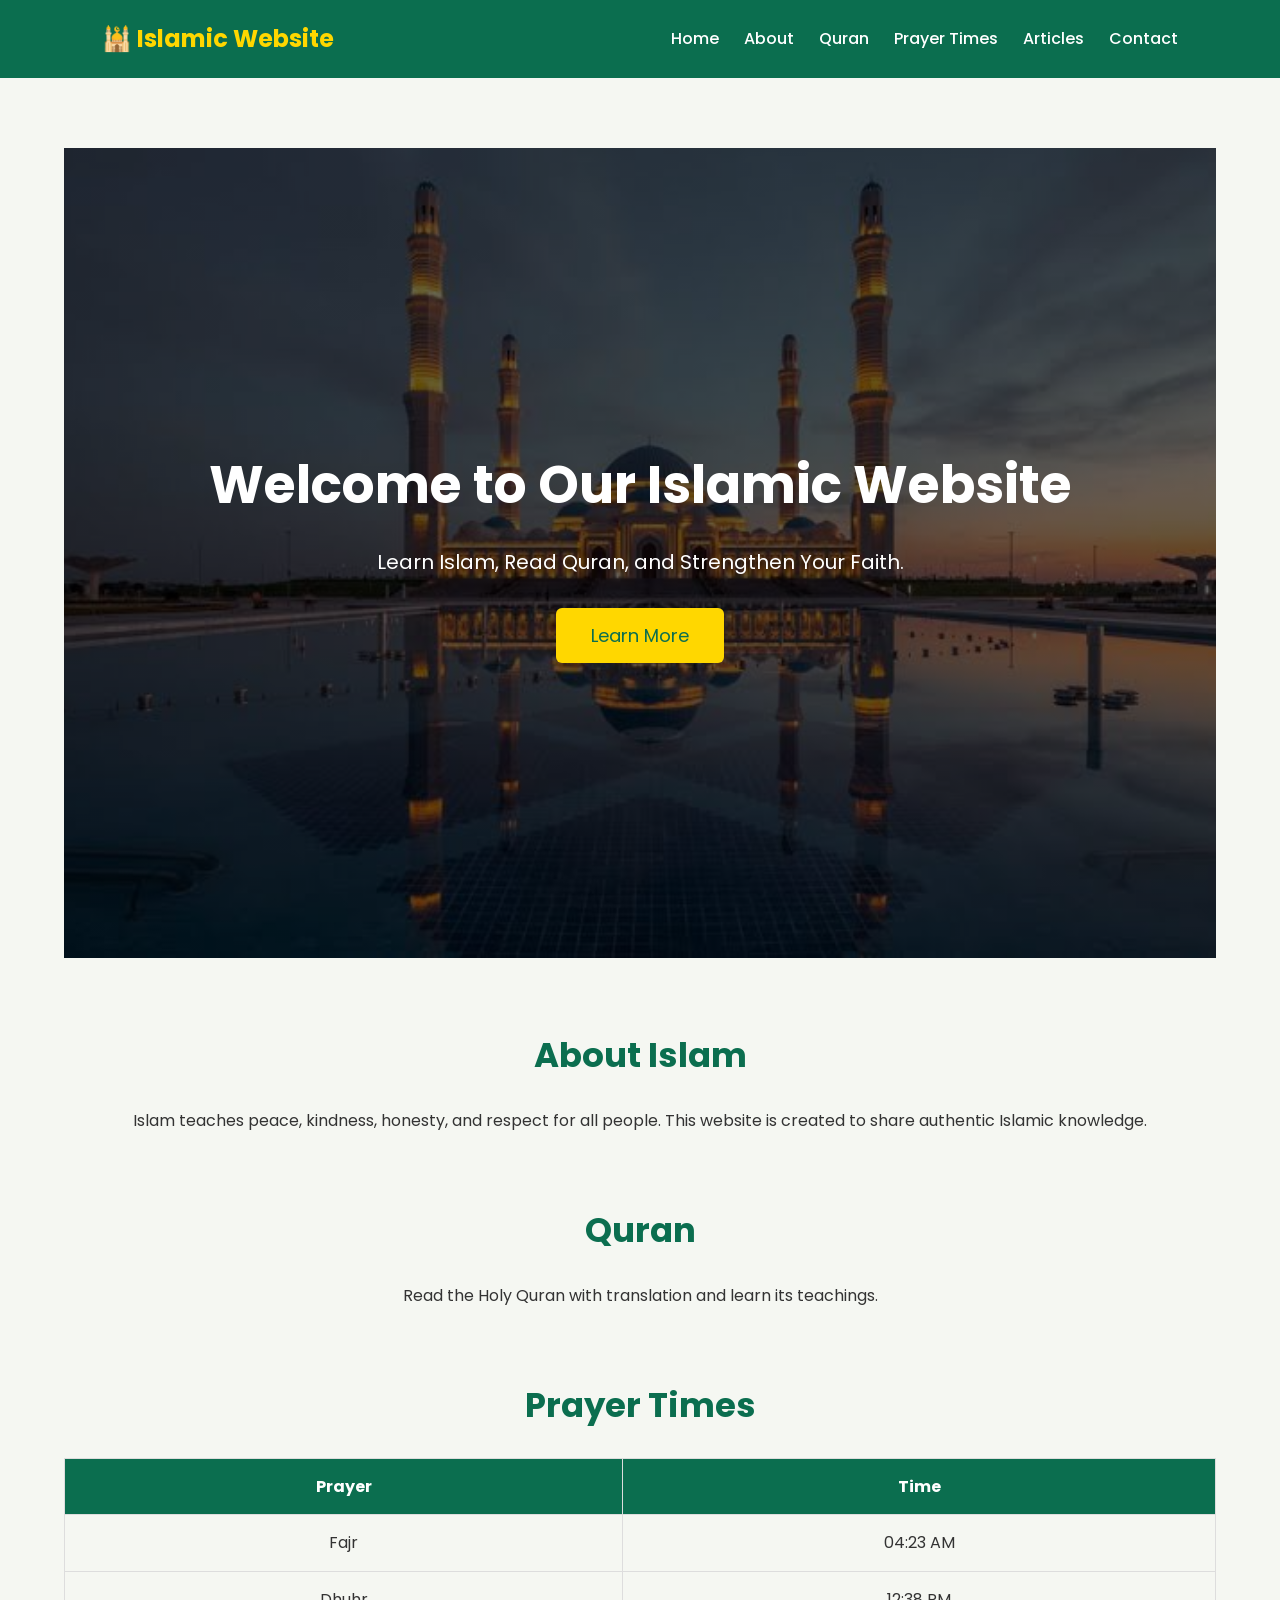
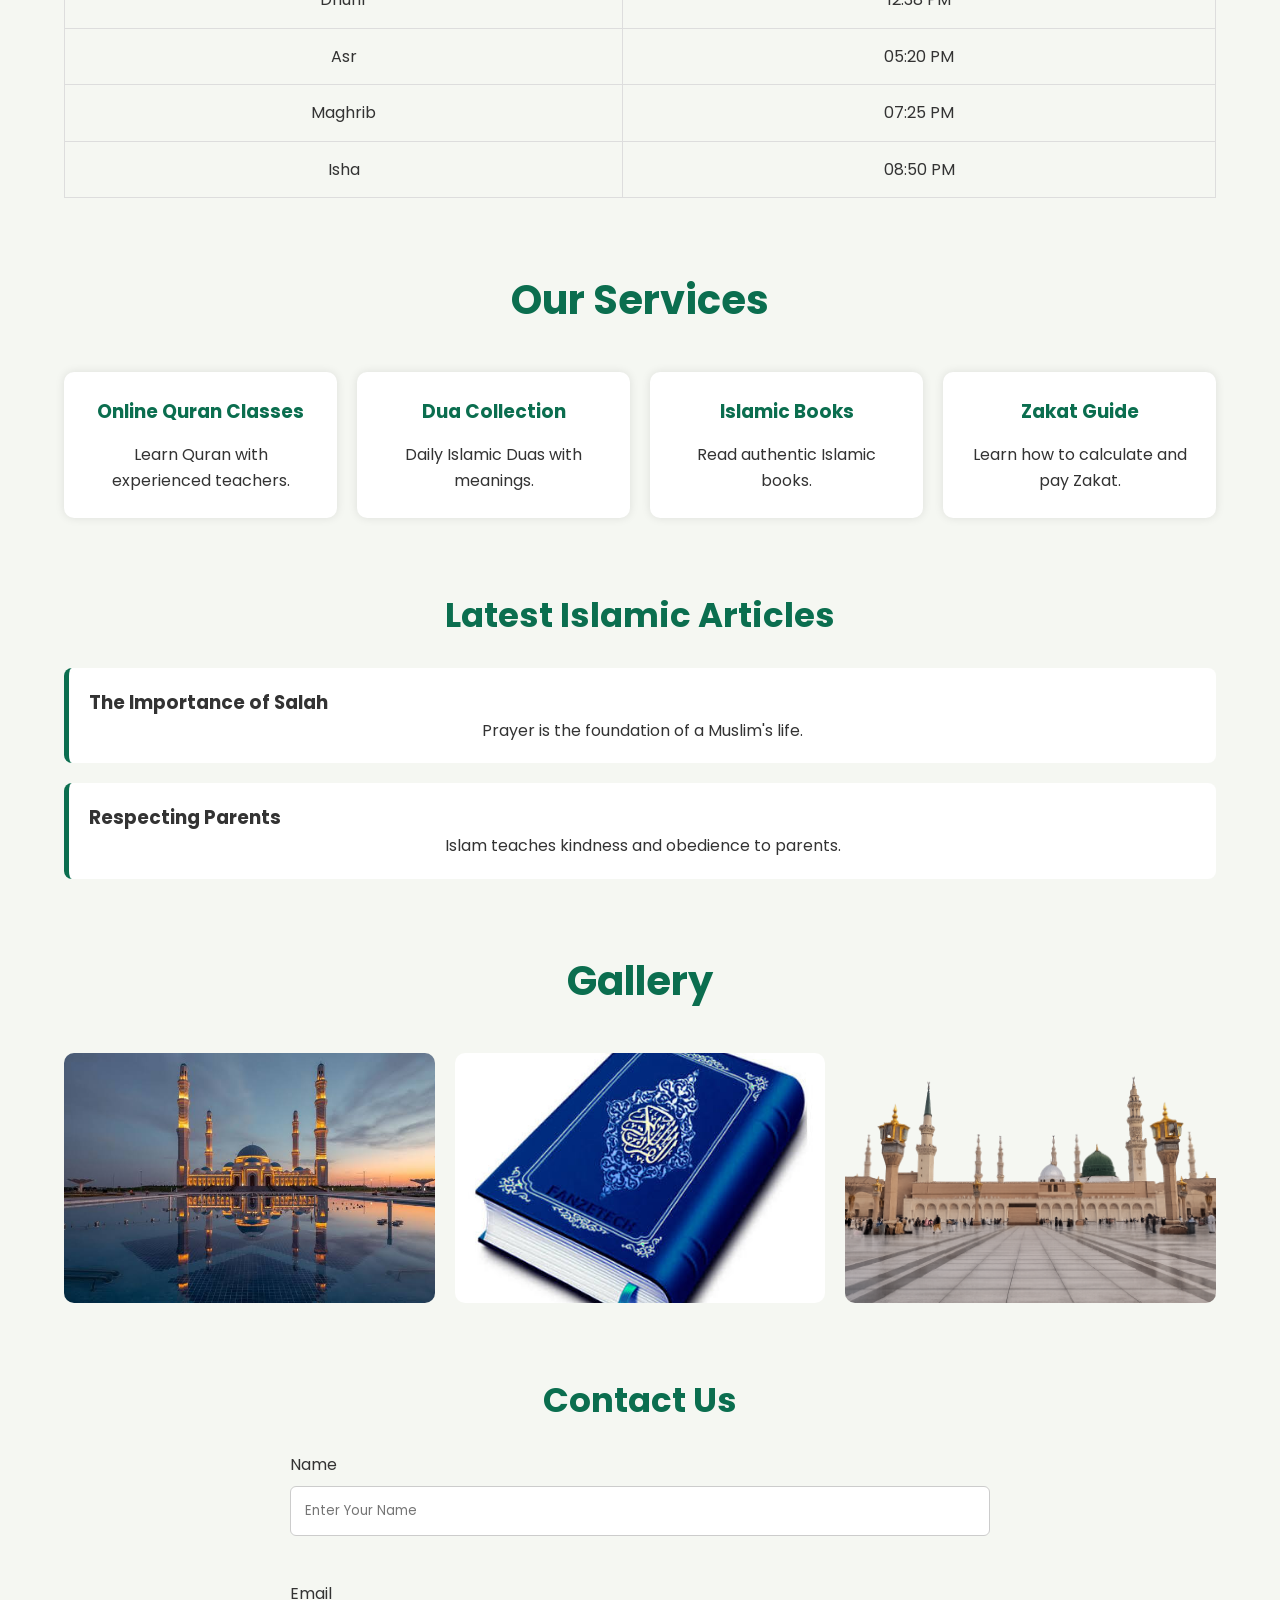
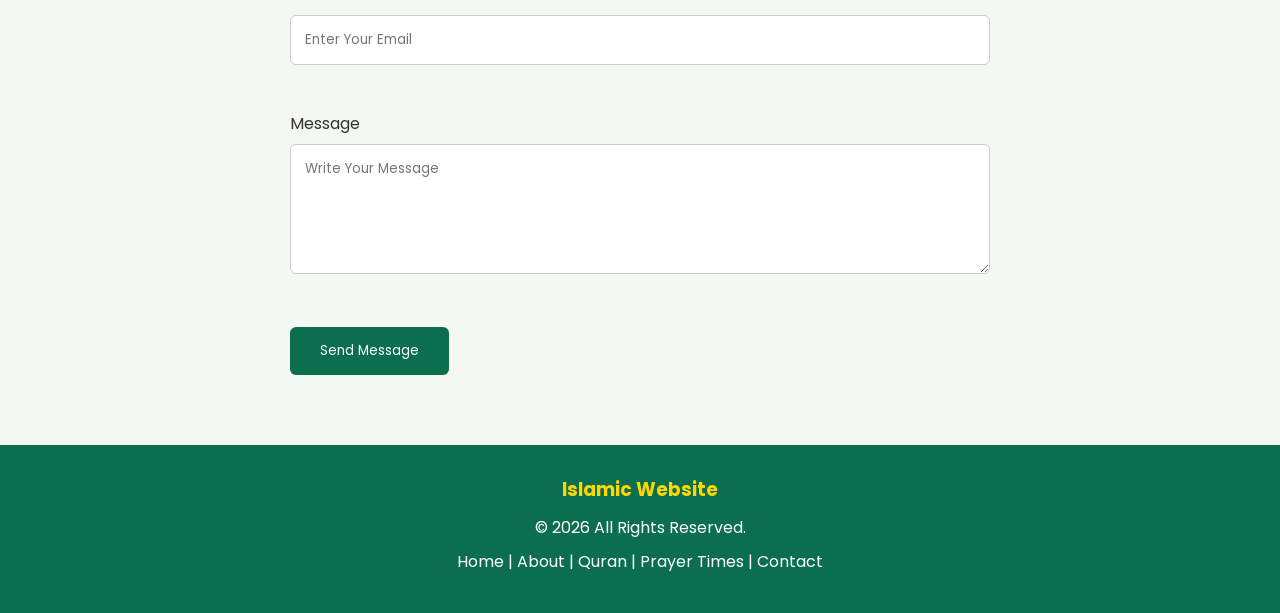
<file: index.html>
<!DOCTYPE html>
<html lang="en">
<head>
    <meta charset="UTF-8">
    <meta name="viewport" content="width=device-width, initial-scale=1.0">
    <link rel="stylesheet" href="style.css">
    <title>Islamic Website</title>
</head>
<body>

    <!-- Header -->
    <header>
        <div class="logo">
            <h2>🕌 Islamic Website</h2>
        </div>

        <nav>
            <ul>
                <li><a href="index.html" class="active">Home</a></li>
                <li><a href="about.html">About</a></li>
                <li><a href="quran.html">Quran</a></li>
                <li><a href="prayer.html">Prayer Times</a></li>
                <li><a href="articles.html">Articles</a></li>
                <li><a href="contact.html">Contact</a></li>
            </ul>
        </nav>
    </header>

    <main>

        <!-- Hero Section -->
        <section class="hero">
            <h1>Welcome to Our Islamic Website</h1>
            <p>Learn Islam, Read Quran, and Strengthen Your Faith.</p>
            <button>Learn More</button>
        </section>

        <!-- About -->
        <section class="about">
            <h2>About Islam</h2>
            <p>
                Islam teaches peace, kindness, honesty, and respect for all people.
                This website is created to share authentic Islamic knowledge.
            </p>
        </section>

        <!-- Quran Section -->
        <section class="quran">
            <h2>Quran</h2>
            <p>
                Read the Holy Quran with translation and learn its teachings.
            </p>
        </section>

        <!-- Prayer Times -->
        <section class="prayer-times">
            <h2>Prayer Times</h2>

            <table border="1" cellpadding="10">
                <tr>
                    <th>Prayer</th>
                    <th>Time</th>
                </tr>

                <tr>
                    <td>Fajr</td>
                    <td>04:23 AM</td>
                </tr>

                <tr>
                    <td>Dhuhr</td>
                    <td>12:38 PM</td>
                </tr>

                <tr>
                    <td>Asr</td>
                    <td>05:20 PM</td>
                </tr>

                <tr>
                    <td>Maghrib</td>
                    <td>07:25 PM</td>
                </tr>

                <tr>
                    <td>Isha</td>
                    <td>08:50 PM</td>
                </tr>
            </table>
        </section>

        <!-- Islamic Services -->
        <section class="services-section">
            <h2>Our Services</h2>
<div class="services">

            <article>
                <h3>Online Quran Classes</h3>
                <p>Learn Quran with experienced teachers.</p>
            </article>

            <article>
                <h3>Dua Collection</h3>
                <p>Daily Islamic Duas with meanings.</p>
            </article>

            <article>
                <h3>Islamic Books</h3>
                <p>Read authentic Islamic books.</p>
            </article>

            <article>
                <h3>Zakat Guide</h3>
                <p>Learn how to calculate and pay Zakat.</p>
            </article>
        </div>

        </section>

        <!-- Articles -->
        <section class="articles">
            <h2>Latest Islamic Articles</h2>

            <article>
                <h3>The Importance of Salah</h3>
                <p>Prayer is the foundation of a Muslim's life.</p>
            </article>

            <article>
                <h3>Respecting Parents</h3>
                <p>Islam teaches kindness and obedience to parents.</p>
            </article>

        </section>

        <!-- Gallery -->
       <section class="gallery-section">

    <h2>Gallery</h2>

    <div class="gallery">

        <img src="mosque.jpg" alt="Mosque">

        <img src="Holy quran.jpg" alt="Quran">

        <img src="madinah.jpg" alt="Madinah">

    </div>

</section>
        <!-- Contact -->
        <section class="contact">

            <h2>Contact Us</h2>

            <form>

                <label>Name</label><br>
                <input type="text" placeholder="Enter Your Name"><br><br>

                <label>Email</label><br>
                <input type="email" placeholder="Enter Your Email"><br><br>

                <label>Message</label><br>
                <textarea rows="5" cols="40" placeholder="Write Your Message"></textarea><br><br>

                <button type="submit">Send Message</button>

            </form>

        </section>

    </main>

    <!-- Footer -->
    <footer>

        <h3>Islamic Website</h3>

        <p>© 2026 All Rights Reserved.</p>

        <p>
            Home |
            About |
            Quran |
            Prayer Times |
            Contact
        </p>

    </footer>

</body>
</html>
</file>
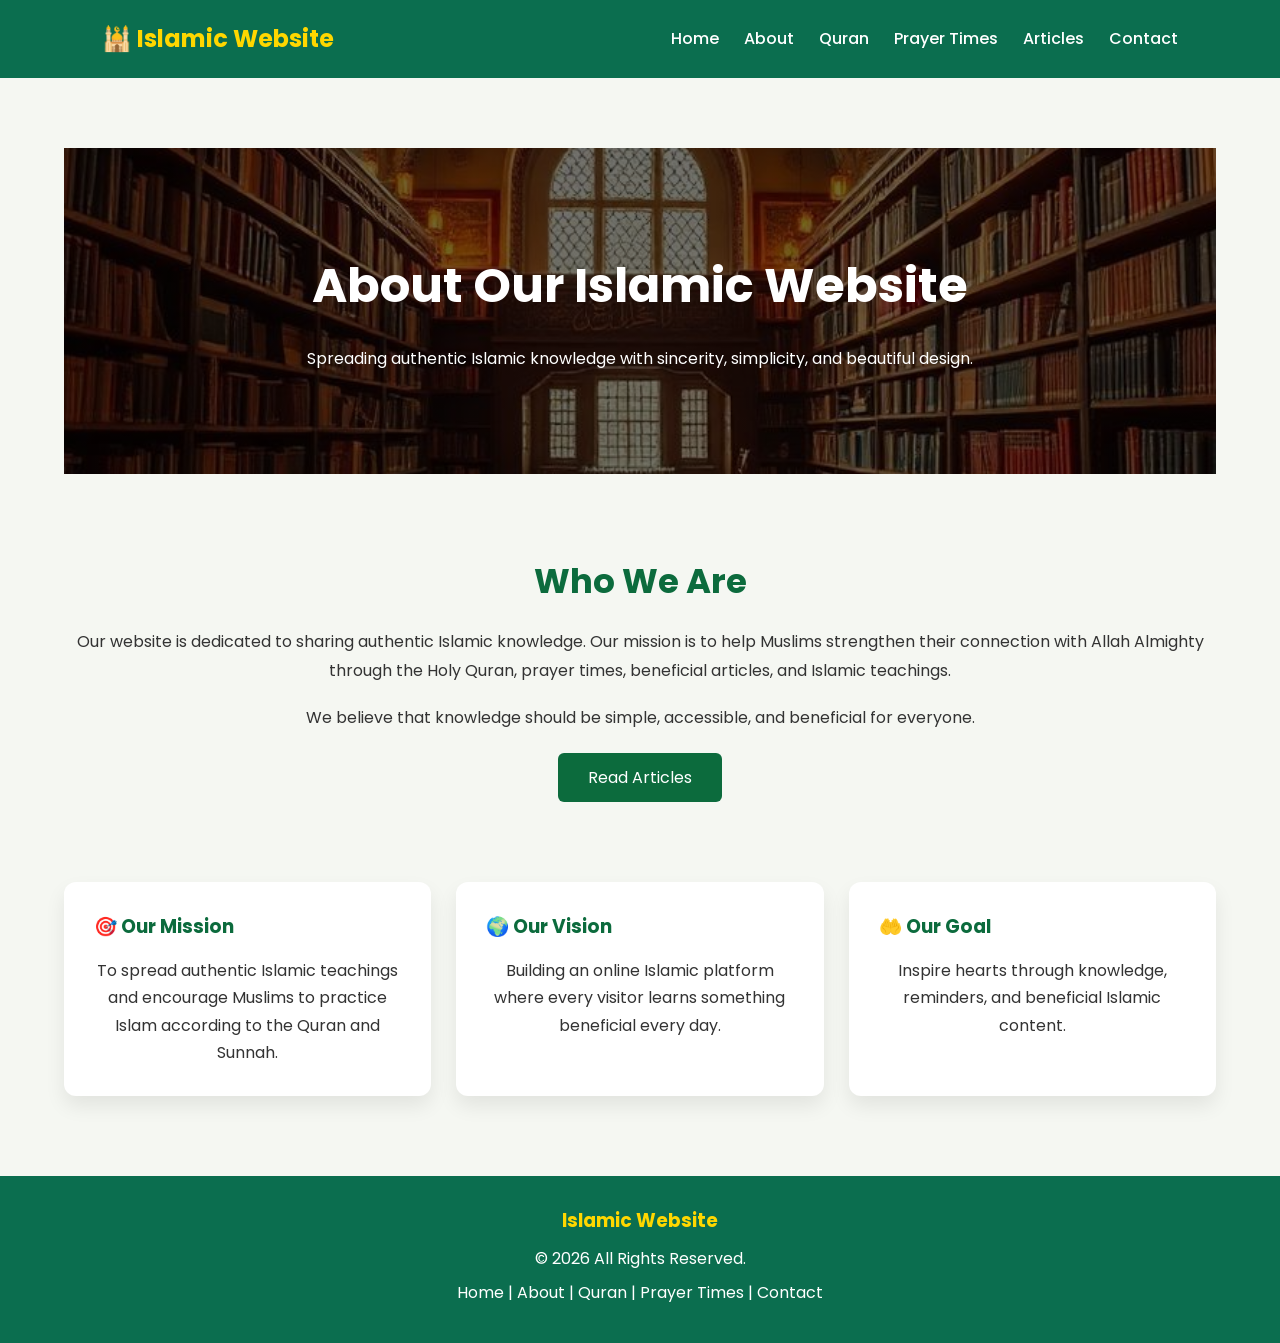
<file: about.html>
<!DOCTYPE html>
<html lang="en">
<head>
    <meta charset="UTF-8">
    <meta name="viewport" content="width=device-width, initial-scale=1.0">
    <title>About | Islamic Website</title>
    <link rel="stylesheet" href="about.css">
    <link rel="stylesheet" href="style.css">
</head>
<body>

    <!-- Header -->
    <header>
        <div class="logo">
            <h2>🕌 Islamic Website</h2>
        </div>

        <nav>
            <ul>
                <li><a href="index.html">Home</a></li>
                <li><a href="about.html" class="active">About</a></li>
                <li><a href="quran.html">Quran</a></li>
                <li><a href="prayer.html">Prayer Times</a></li>
                <li><a href="articles.html">Articles</a></li>
                <li><a href="contact.html">Contact</a></li>
            </ul>
        </nav>
    </header>

    <!-- Hero -->
    <section class="about-hero">
        <h1>About Our Islamic Website</h1>
        <p>
            Spreading authentic Islamic knowledge with sincerity,
            simplicity, and beautiful design.
        </p>
    </section>

    <!-- About -->
    <section class="about-container">

        <div class="about-text">
            <h2>Who We Are</h2>

            <p>
                Our website is dedicated to sharing authentic Islamic
                knowledge. Our mission is to help Muslims strengthen
                their connection with Allah Almighty through the Holy
                Quran, prayer times, beneficial articles, and Islamic
                teachings.
            </p>

            <p>
                We believe that knowledge should be simple, accessible,
                and beneficial for everyone.
            </p>

            <a href="#" class="btn">Read Articles</a>

        </div>

       
        </div>

    </section>

    <!-- Mission -->
    <section class="mission">

        <div class="card">
            <h3>🎯 Our Mission</h3>

            <p>
                To spread authentic Islamic teachings and encourage
                Muslims to practice Islam according to the Quran
                and Sunnah.
            </p>
        </div>

        <div class="card">
            <h3>🌍 Our Vision</h3>

            <p>
                Building an online Islamic platform where every visitor
                learns something beneficial every day.
            </p>
        </div>

        <div class="card">
            <h3>🤲 Our Goal</h3>

            <p>
                Inspire hearts through knowledge, reminders,
                and beneficial Islamic content.
            </p>
        </div>

    </section>

    <!-- Footer -->

   <footer>

        <h3>Islamic Website</h3>

        <p>© 2026 All Rights Reserved.</p>

        <p>
            Home |
            About |
            Quran |
            Prayer Times |
            Contact
        </p>

    </footer>

</body>
</html>
</file>
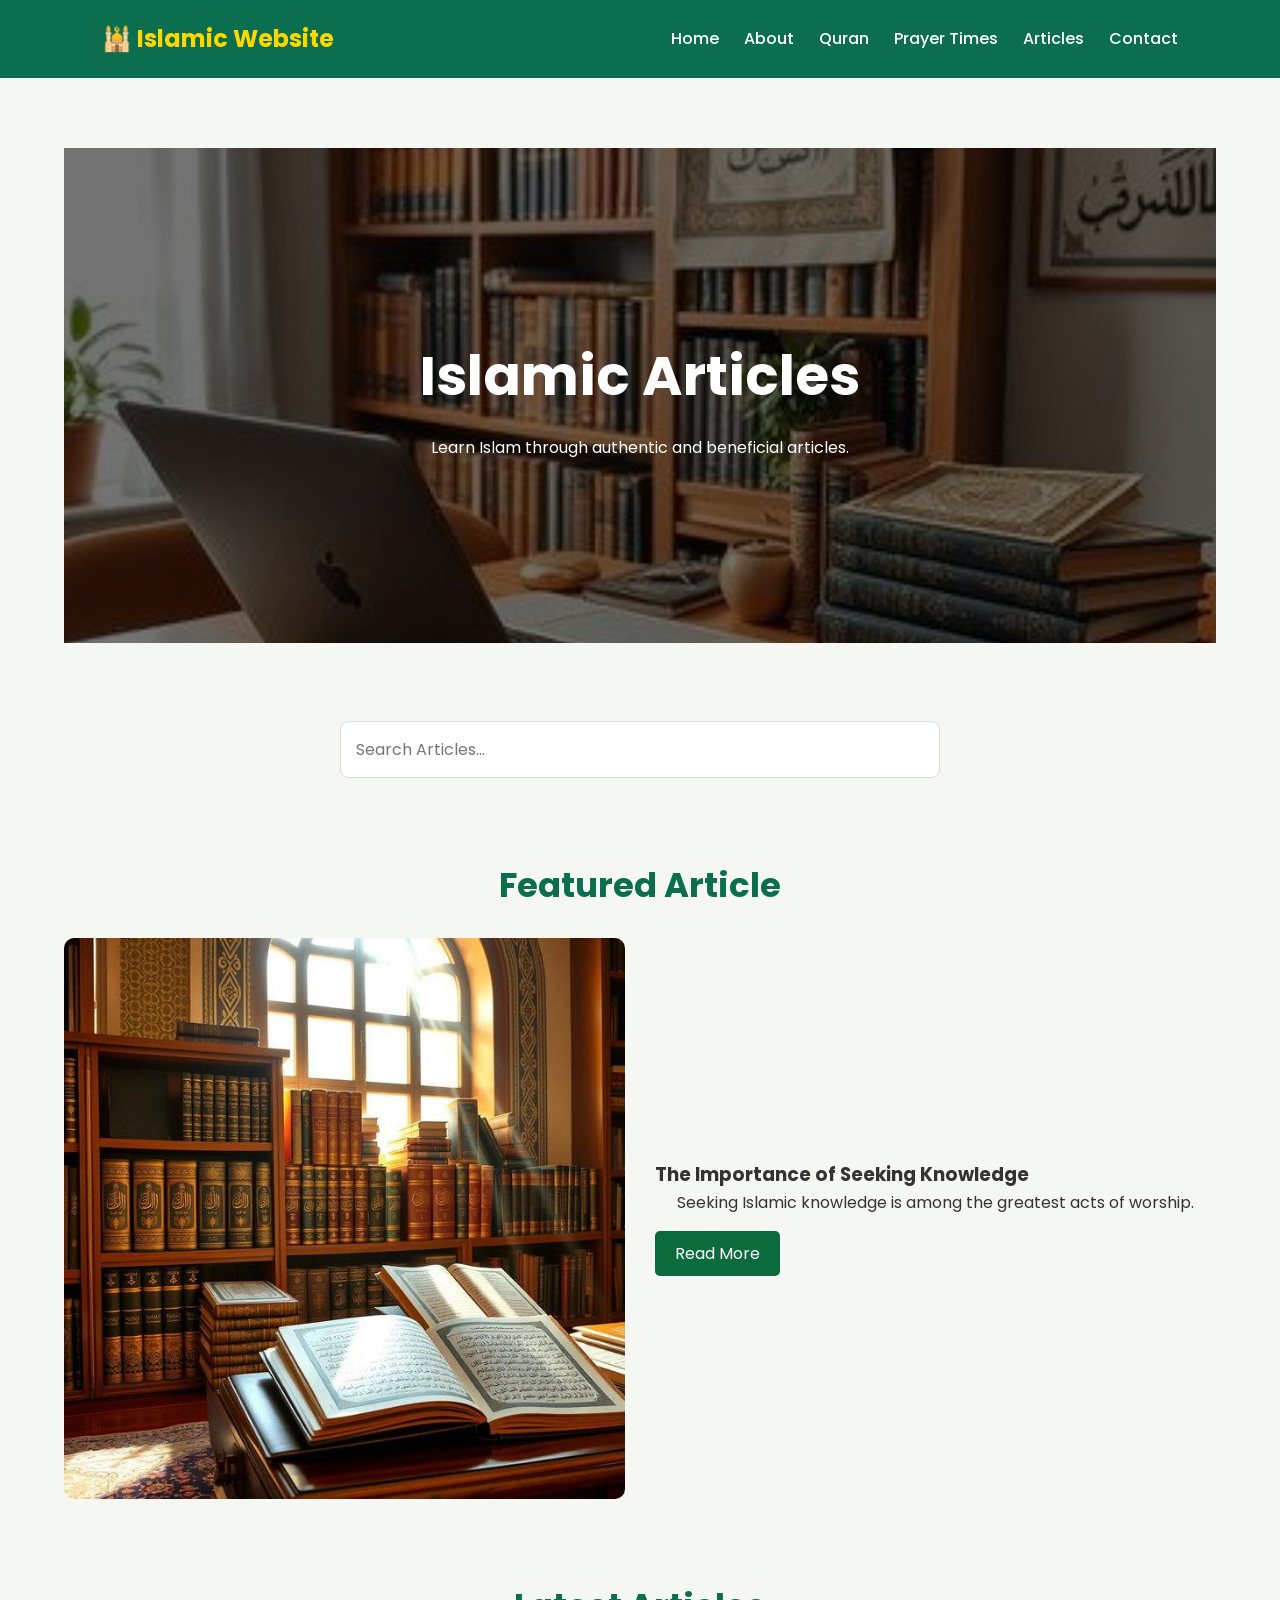
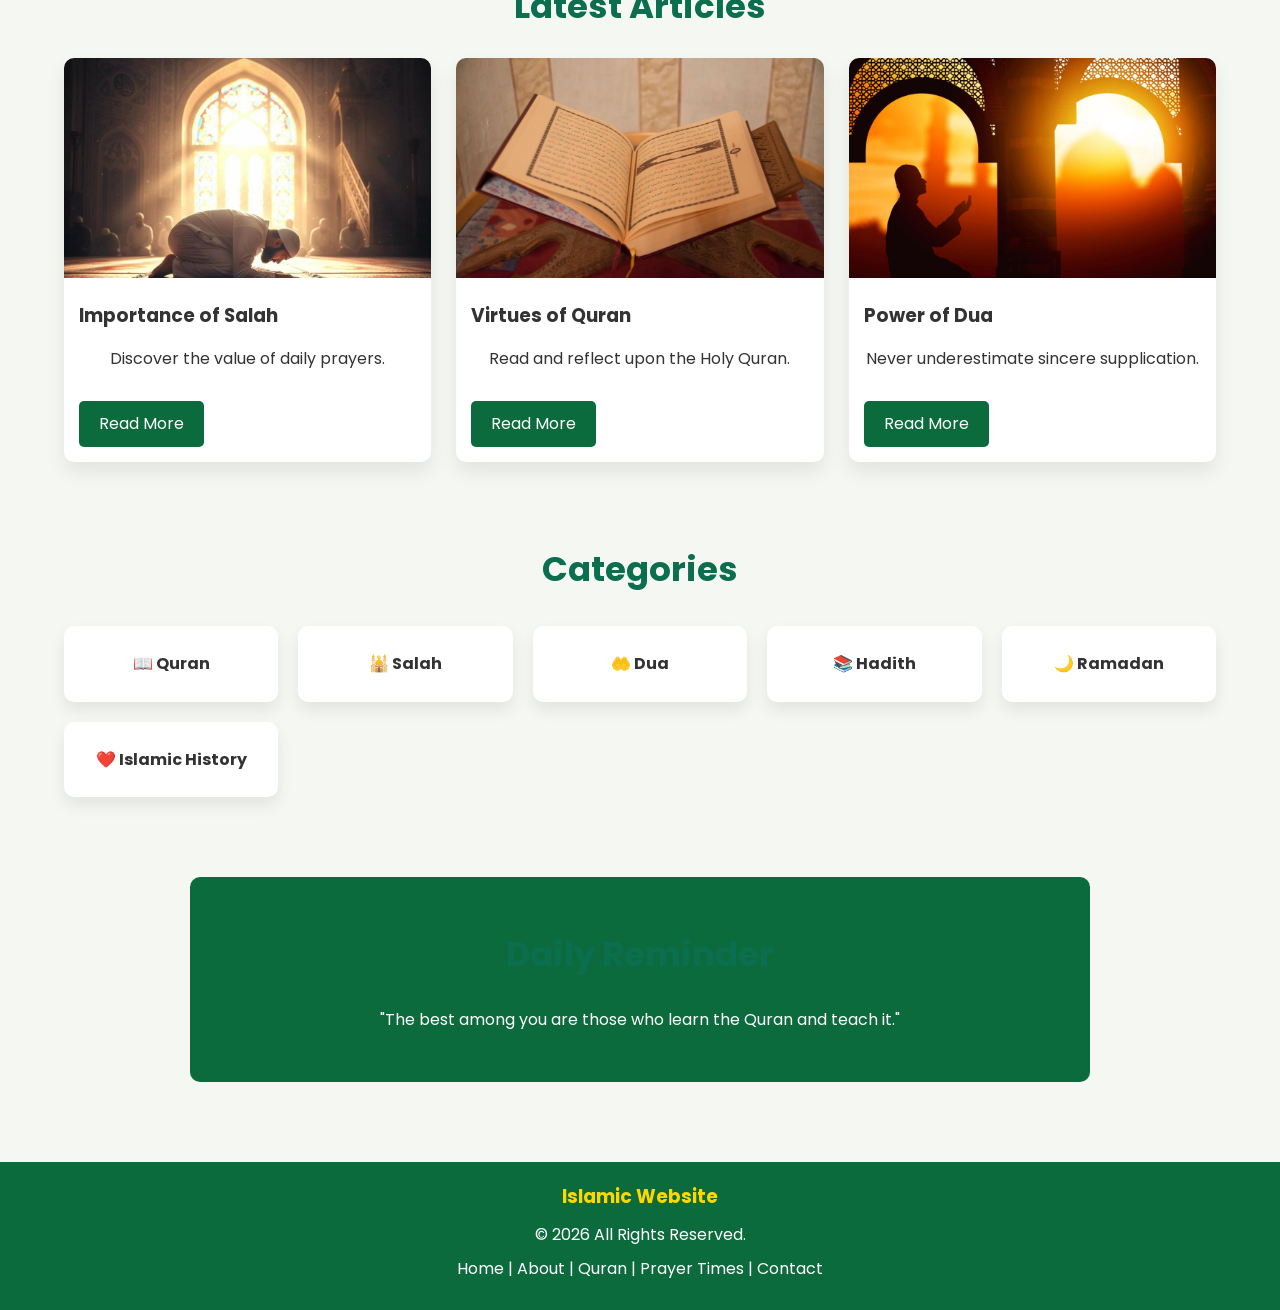
<file: articles.html>
<!DOCTYPE html>
<html lang="en">
<head>

<meta charset="UTF-8">
<meta name="viewport" content="width=device-width, initial-scale=1.0">

<title>Articles</title>

<link rel="stylesheet" href="style.css">
<link rel="stylesheet" href="articles.css">

</head>

<body>

<header>

<div class="logo">
<h2>🕌 Islamic Website</h2>
</div>

<nav>

<ul>

<li><a href="index.html">Home</a></li>
<li><a href="about.html">About</a></li>
<li><a href="quran.html">Quran</a></li>
<li><a href="prayer.html">Prayer Times</a></li>
<li><a href="articles.html" class="active">Articles</a></li>
<li><a href="contact.html">Contact</a></li>

</ul>

</nav>

</header>

<section class="article-hero">

<h1>Islamic Articles</h1>

<p>

Learn Islam through authentic and beneficial articles.

</p>

</section>

<section class="search">

<input type="text" placeholder="Search Articles...">

</section>

<section class="featured">

<h2>Featured Article</h2>

<div class="featured-card">

<img src="featured article.jpg">

<div>

<h3>The Importance of Seeking Knowledge</h3>

<p>

Seeking Islamic knowledge is among the greatest acts of worship.

</p>

<a href="#">Read More</a>

</div>

</div>

</section>

<section class="articles">

<h2>Latest Articles</h2>

<div class="grid">

<div class="card">

<img src="importance of salah.jpg">

<h3>Importance of Salah</h3>

<p>Discover the value of daily prayers.</p>

<a href="#">Read More</a>

</div>

<div class="card">

<img src="Quran paak.jpg">

<h3>Virtues of Quran</h3>

<p>Read and reflect upon the Holy Quran.</p>

<a href="#">Read More</a>

</div>

<div class="card">

<img src="prayer time.jpg">

<h3>Power of Dua</h3>

<p>Never underestimate sincere supplication.</p>

<a href="#">Read More</a>

</div>

</div>

</section>

<section class="categories">

<h2>Categories</h2>

<div class="category-grid">

<div>📖 Quran</div>

<div>🕌 Salah</div>

<div>🤲 Dua</div>

<div>📚 Hadith</div>

<div>🌙 Ramadan</div>

<div>❤️ Islamic History</div>

</div>

</section>

<section class="quote">

<h2>Daily Reminder</h2>

<p>

"The best among you are those who learn the Quran and teach it."

</p>

</section>

   <footer>

        <h3>Islamic Website</h3>

        <p>© 2026 All Rights Reserved.</p>

        <p>
            Home |
            About |
            Quran |
            Prayer Times |
            Contact
        </p>

    </footer>

</body>
</html>
</file>
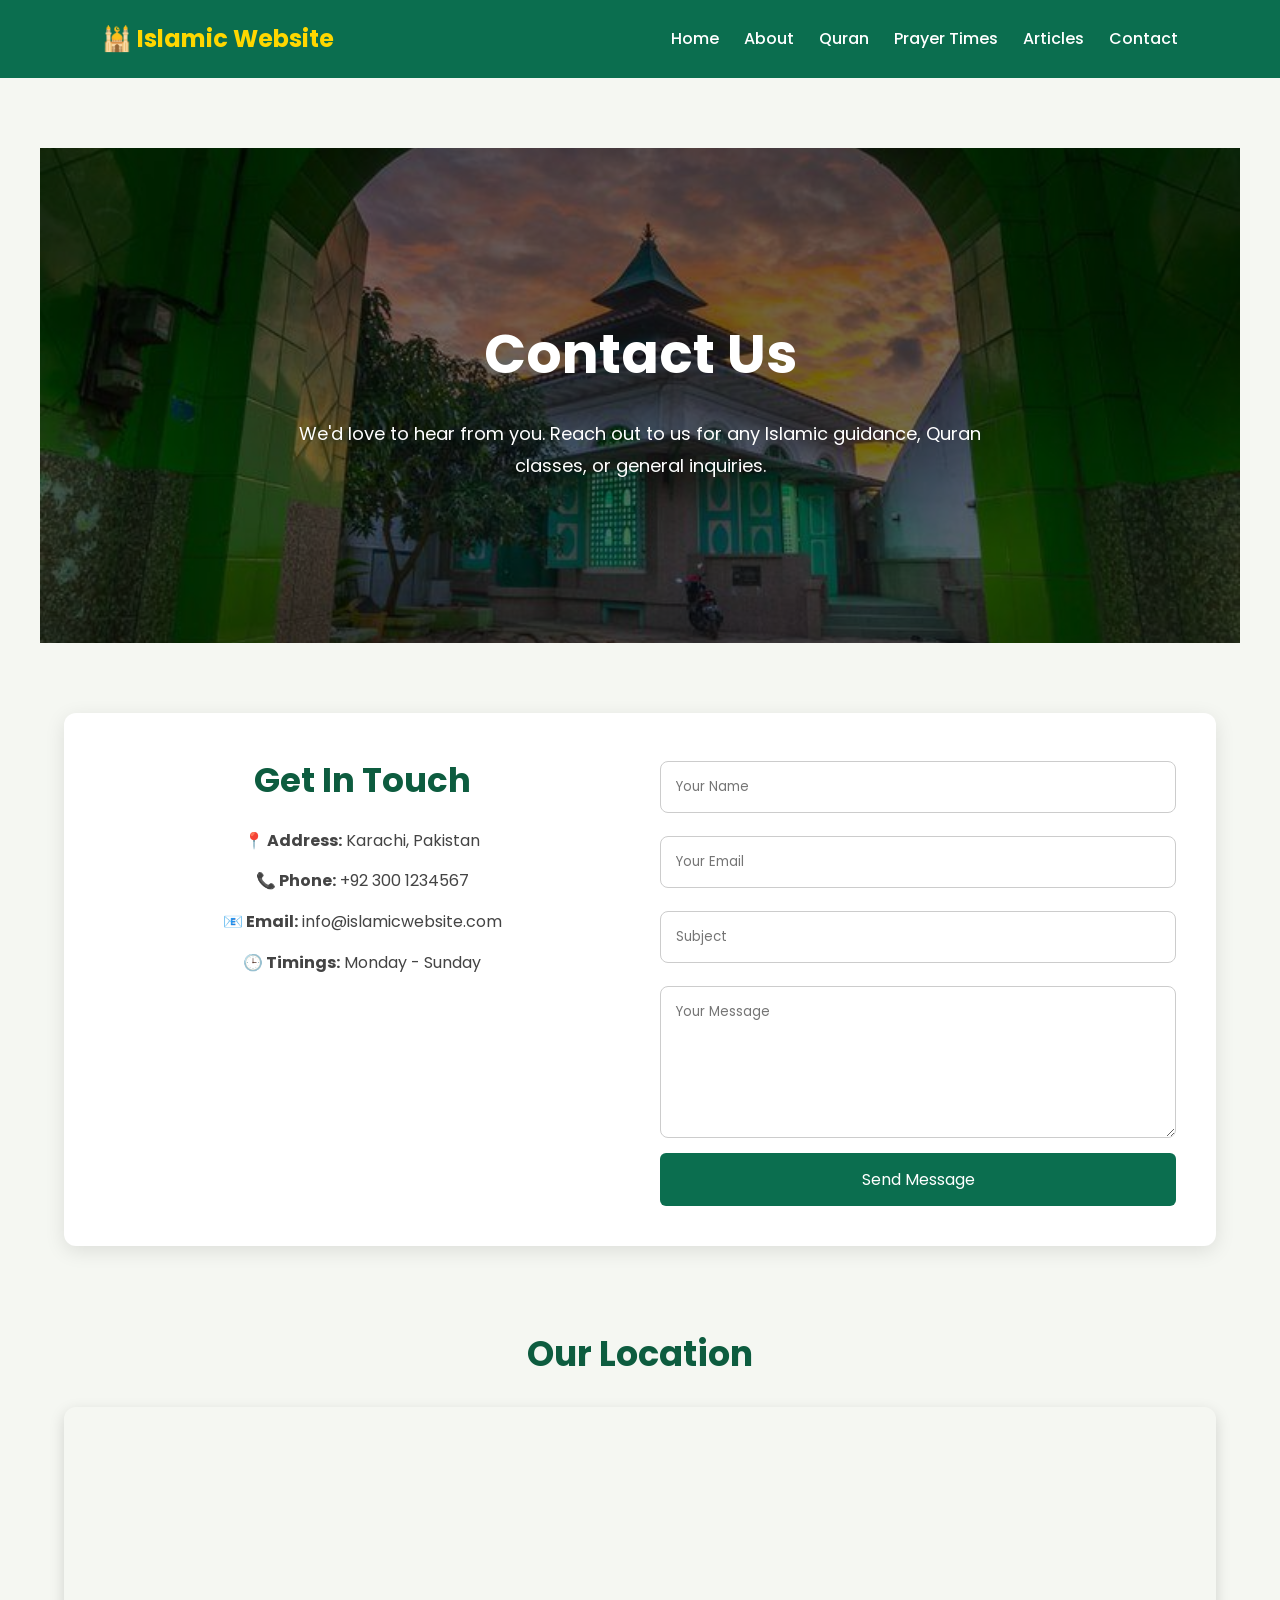
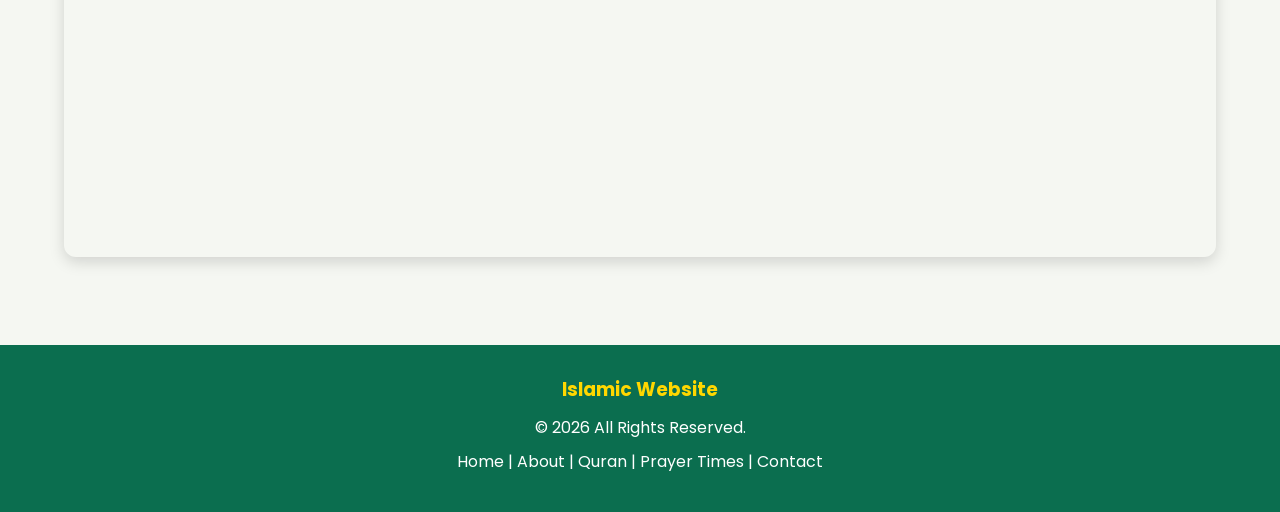
<file: contact.html>
<!DOCTYPE html>
<html lang="en">
<head>
    <meta charset="UTF-8">
    <meta name="viewport" content="width=device-width, initial-scale=1.0">
    <title>Contact Us</title>
    <link rel="stylesheet" href="contact.css">
    <link rel="stylesheet" href="style.css">
</head>
<body>
<header>

<div class="logo">
<h2>🕌 Islamic Website</h2>
</div>

<nav>

<ul>

<li><a href="index.html">Home</a></li>
<li><a href="about.html">About</a></li>
<li><a href="quran.html">Quran</a></li>
<li><a href="prayer.html">Prayer Times</a></li>
<li><a href="articles.html" class="active">Articles</a></li>
<li><a href="contact.html">Contact</a></li>

</ul>

</nav>

</header>
<section class="contact-hero">

    <div class="hero-overlay">

        <h1>Contact Us</h1>

        <p>
            We'd love to hear from you. Reach out to us for any Islamic guidance,
            Quran classes, or general inquiries.
        </p>

    </div>

</section>
<section class="contact">
    <div class="container">


        <div class="contact-box">

            <div class="contact-info">
                <h2>Get In Touch</h2>

                <p><strong>📍 Address:</strong> Karachi, Pakistan</p>
                <p><strong>📞 Phone:</strong> +92 300 1234567</p>
                <p><strong>📧 Email:</strong> info@islamicwebsite.com</p>
                <p><strong>🕒 Timings:</strong> Monday - Sunday</p>
            </div>

            <form>

                <input type="text" placeholder="Your Name" required>

                <input type="email" placeholder="Your Email" required>

                <input type="text" placeholder="Subject">

                <textarea rows="6" placeholder="Your Message"></textarea>

                <button type="submit">Send Message</button>

            </form>

        </div>

    </div>
</section>
<section class="map">

    <h2>Our Location</h2>

    <iframe
        src="https://www.google.com/maps?q=Karachi,Pakistan&output=embed"
        allowfullscreen=""
        loading="lazy">
    </iframe>

</section>

   <footer>

        <h3>Islamic Website</h3>

        <p>© 2026 All Rights Reserved.</p>

        <p>
            Home |
            About |
            Quran |
            Prayer Times |
            Contact
        </p>

    </footer>
</body>
</html>
</file>
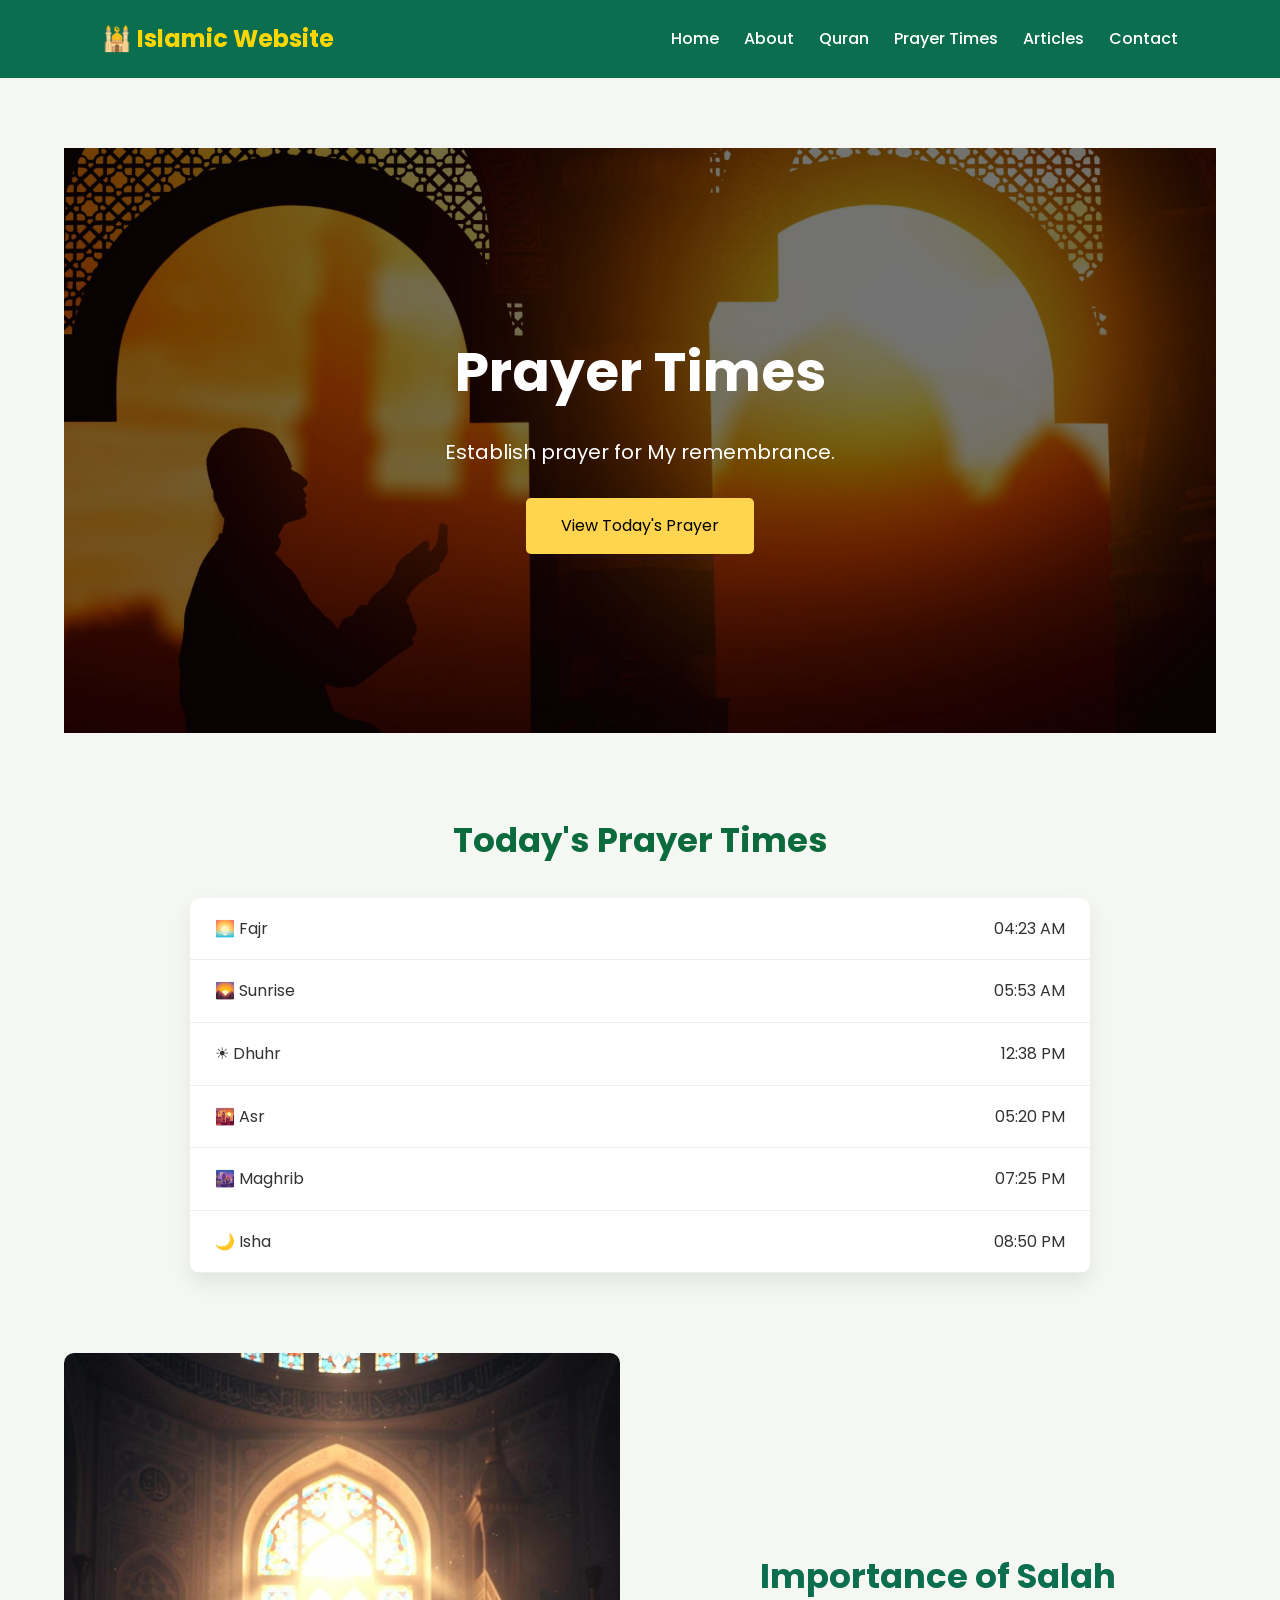
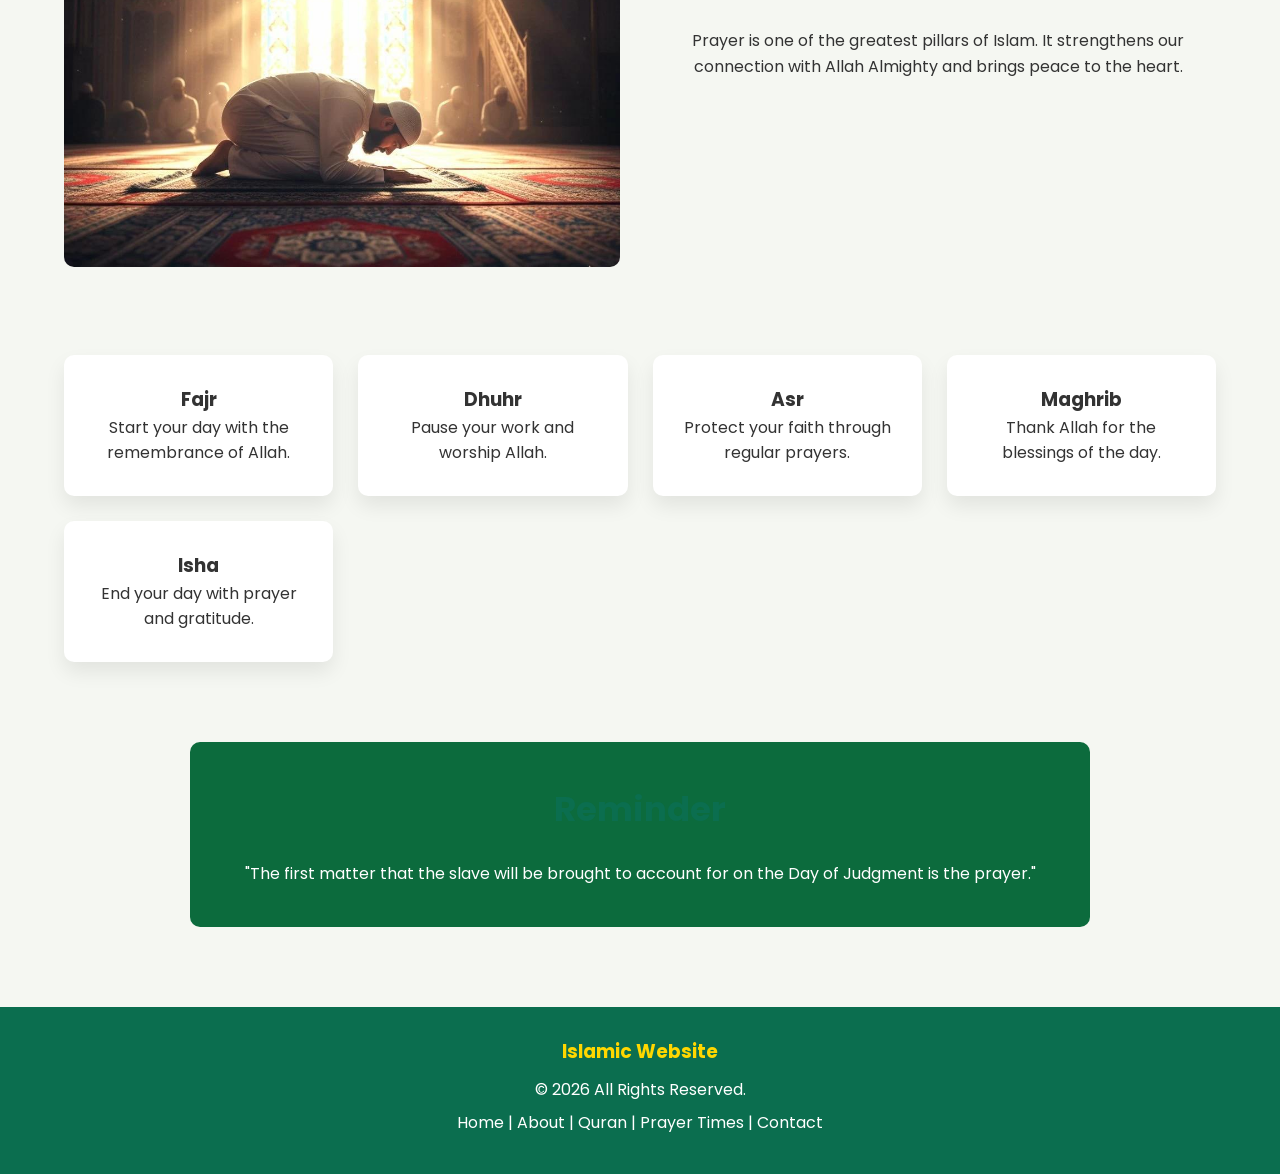
<file: prayer.html>
<!DOCTYPE html>
<html lang="en">
<head>

<meta charset="UTF-8">
<meta name="viewport" content="width=device-width, initial-scale=1.0">

<title>Prayer Times</title>

<link rel="stylesheet" href="prayer.css">
<link rel="stylesheet" href="style.css">
</head>

<body>

<header>

<div class="logo">
<h2>🕌 Islamic Website</h2>
</div>

<nav>

<ul>

<li><a href="index.html">Home</a></li>
<li><a href="about.html">About</a></li>
<li><a href="quran.html">Quran</a></li>
<li><a href="prayer.html" class="active">Prayer Times</a></li>
<li><a href="articles.html">Articles</a></li>
<li><a href="contact.html">Contact</a></li>

</ul>

</nav>

</header>

<!-- Hero -->

<section class="prayer-hero">

<h1>Prayer Times</h1>

<p>

Establish prayer for My remembrance.

</p>

<a href="#" class="btn">

View Today's Prayer

</a>

</section>

<!-- Prayer Table -->

<section class="times">

<h2>Today's Prayer Times</h2>

<div class="table">

<div><span>🌅 Fajr</span><span>04:23 AM</span></div>

<div><span>🌄 Sunrise</span><span>05:53 AM</span></div>

<div><span>☀ Dhuhr</span><span>12:38 PM</span></div>

<div><span>🌇 Asr</span><span>05:20 PM</span></div>

<div><span>🌆 Maghrib</span><span>07:25 PM</span></div>

<div><span>🌙 Isha</span><span>08:50 PM</span></div>

</div>

</section>

<!-- Importance -->

<section class="importance">

<div>

<img src="importance of salah.jpg">

</div>

<div>

<h2>Importance of Salah</h2>

<p>

Prayer is one of the greatest pillars of Islam. It strengthens our connection with Allah Almighty and brings peace to the heart.

</p>

</div>

</section>

<!-- Cards -->

<section class="cards">

<div class="card">

<h3>Fajr</h3>

<p>Start your day with the remembrance of Allah.</p>

</div>

<div class="card">

<h3>Dhuhr</h3>

<p>Pause your work and worship Allah.</p>

</div>

<div class="card">

<h3>Asr</h3>

<p>Protect your faith through regular prayers.</p>

</div>

<div class="card">

<h3>Maghrib</h3>

<p>Thank Allah for the blessings of the day.</p>

</div>

<div class="card">

<h3>Isha</h3>

<p>End your day with prayer and gratitude.</p>

</div>

</section>

<!-- Hadith -->

<section class="hadith">

<h2>Reminder</h2>

<p>

"The first matter that the slave will be brought to account for on the Day of Judgment is the prayer."

</p>

</section>


   <footer>

        <h3>Islamic Website</h3>

        <p>© 2026 All Rights Reserved.</p>

        <p>
            Home |
            About |
            Quran |
            Prayer Times |
            Contact
        </p>

    </footer>

</body>
</html>
</file>
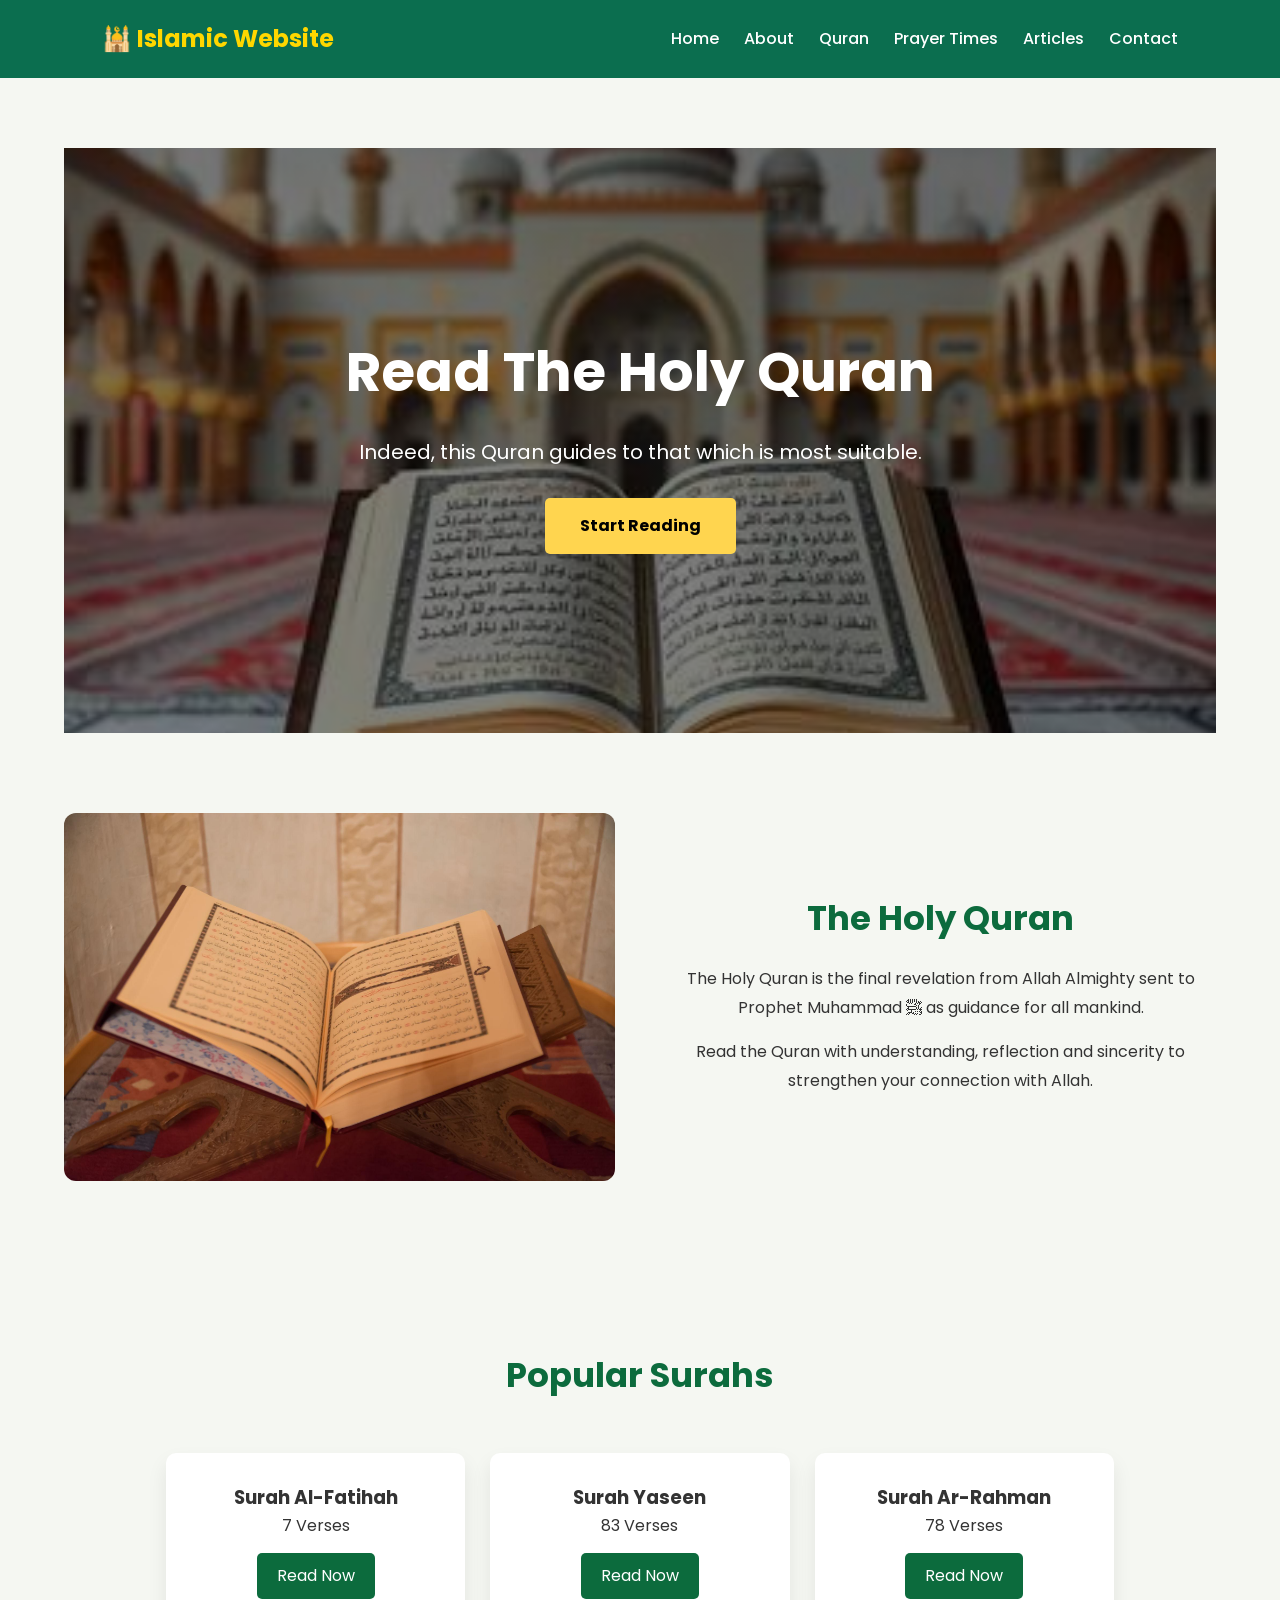
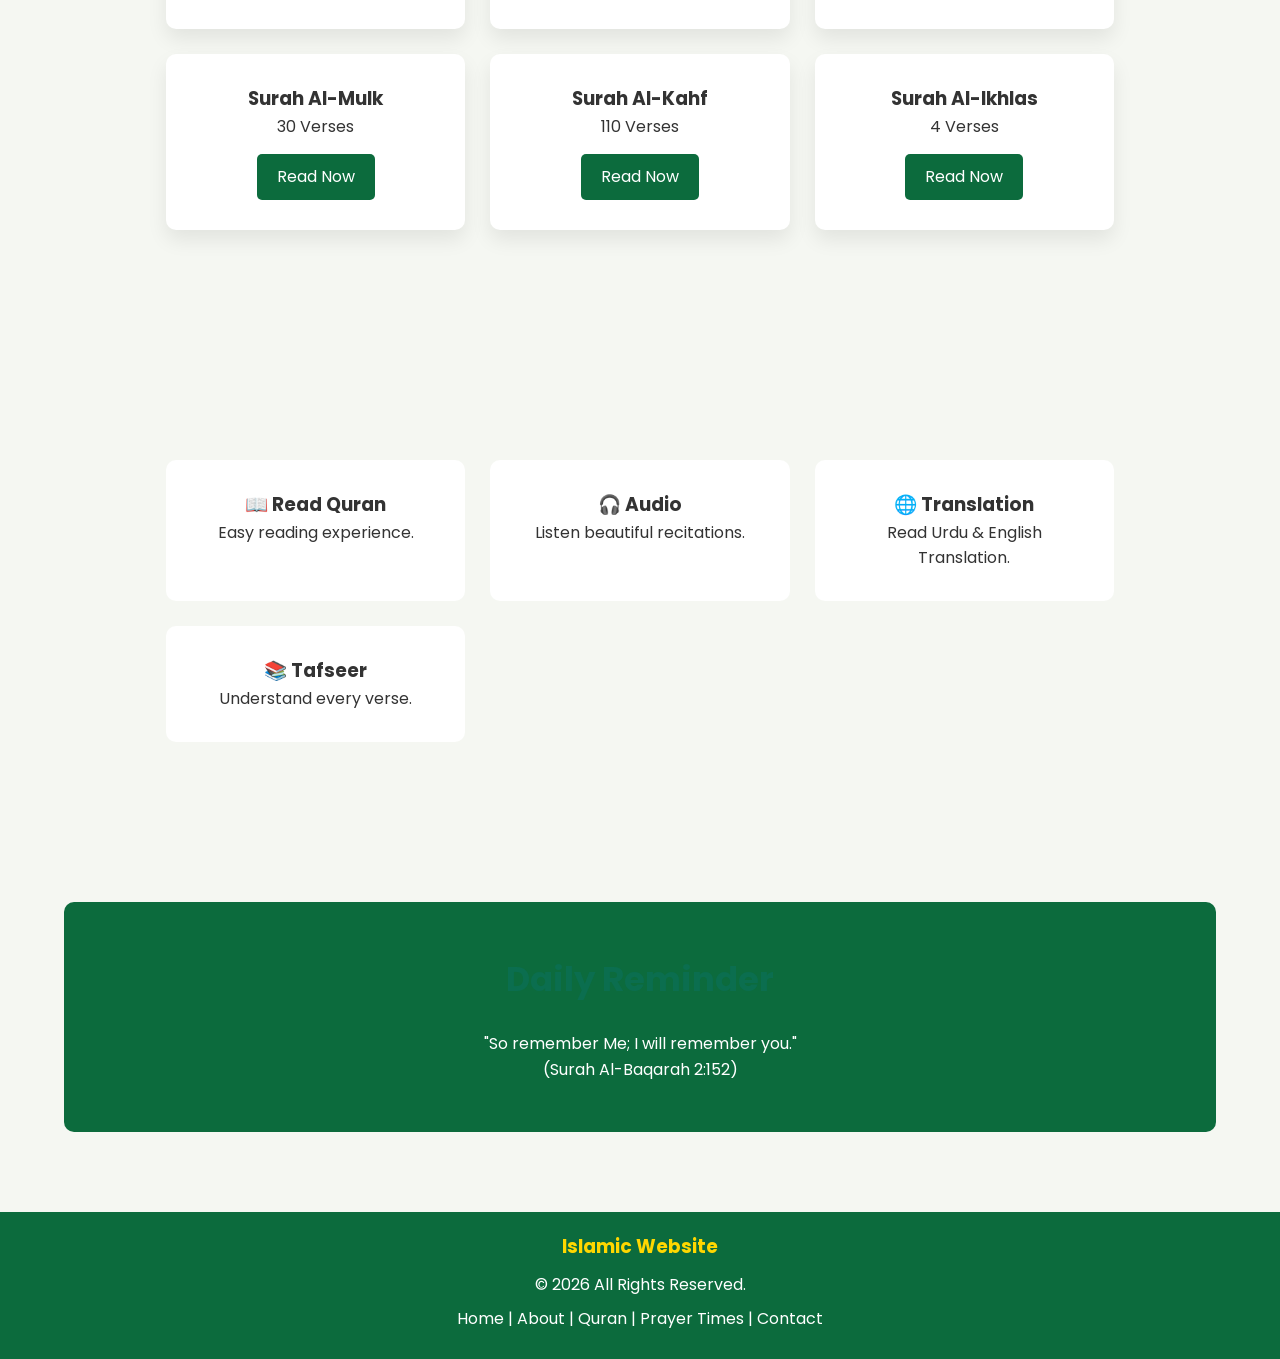
<file: quran.html>
<!DOCTYPE html>
<html lang="en">
<head>
<meta charset="UTF-8">
<meta name="viewport" content="width=device-width, initial-scale=1.0">

<title>Quran | Islamic Website</title>

<link rel="stylesheet" href="style.css">
<link rel="stylesheet" href="quran.css">

</head>
<body>

<!-- Header -->

<header>

<div class="logo">
<h2>🕌 Islamic Website</h2>
</div>

<nav>

<ul>

<li><a href="index.html">Home</a></li>

<li><a href="about.html">About</a></li>

<li><a href="quran.html" class="active">Quran</a></li>

<li><a href="prayer.html">Prayer Times</a></li>

<li><a href="articles.html">Articles</a></li>

<li><a href="contact.html">Contact</a></li>

</ul>

</nav>

</header>

<!-- Hero -->

<section class="hero">

<h1>Read The Holy Quran</h1>
<div>

</div>
<p>

Indeed, this Quran guides to that which is most suitable.

</p>

<a href="#" class="btn">Start Reading</a>

</section>

<!-- About -->

<section class="about-quran">

<div class="image">

<img src="Quran paak.jpg">

</div>

<div class="text">

<h2>The Holy Quran</h2>

<p>

The Holy Quran is the final revelation from Allah Almighty sent to Prophet Muhammad ﷺ as guidance for all mankind.

</p>

<p>

Read the Quran with understanding, reflection and sincerity to strengthen your connection with Allah.

</p>

</div>

</section>

<!-- Surahs -->

<section class="surah-section">

<h2>Popular Surahs</h2>

<div class="surah-grid">

<div class="card">
<h3>Surah Al-Fatihah</h3>
<p>7 Verses</p>
<a href="#">Read Now</a>
</div>

<div class="card">
<h3>Surah Yaseen</h3>
<p>83 Verses</p>
<a href="#">Read Now</a>
</div>

<div class="card">
<h3>Surah Ar-Rahman</h3>
<p>78 Verses</p>
<a href="#">Read Now</a>
</div>

<div class="card">
<h3>Surah Al-Mulk</h3>
<p>30 Verses</p>
<a href="#">Read Now</a>
</div>

<div class="card">
<h3>Surah Al-Kahf</h3>
<p>110 Verses</p>
<a href="#">Read Now</a>
</div>

<div class="card">
<h3>Surah Al-Ikhlas</h3>
<p>4 Verses</p>
<a href="#">Read Now</a>
</div>

</div>

</section>

<!-- Features -->

<section class="features">

<div class="feature">

<h3>📖 Read Quran</h3>

<p>Easy reading experience.</p>

</div>

<div class="feature">

<h3>🎧 Audio</h3>

<p>Listen beautiful recitations.</p>

</div>

<div class="feature">

<h3>🌐 Translation</h3>

<p>Read Urdu & English Translation.</p>

</div>

<div class="feature">

<h3>📚 Tafseer</h3>

<p>Understand every verse.</p>

</div>

</section>

<!-- Daily Ayah -->

<section class="ayah">

<h2>Daily Reminder</h2>

<p>

"So remember Me; I will remember you."

</p>

<span>(Surah Al-Baqarah 2:152)</span>

</section>

<!-- Footer -->

   <footer>

        <h3>Islamic Website</h3>

        <p>© 2026 All Rights Reserved.</p>

        <p>
            Home |
            About |
            Quran |
            Prayer Times |
            Contact
        </p>

    </footer>

</body>
</html>
</file>
<file: style.css>
/* Google Font */
@import url('https://fonts.googleapis.com/css2?family=Poppins:wght@300;400;500;600;700&display=swap');

*{
    margin:0;
    padding:0;
    box-sizing:border-box;
    font-family:'Poppins',sans-serif;
}

body{
    background:#f5f7f2;
    color:#333;
    line-height:1.6;
}

/* Header */

header{
    background:#0b6e4f;
    color:#fff;
    display:flex;
    justify-content:space-between;
    align-items:center;
    padding:20px 8%;
    position:sticky;
    top:0;
}

.logo h2{
    color:#ffd700;
}

nav ul{
    list-style:none;
    display:flex;
    gap:25px;
}

nav ul li a{
    text-decoration:none;
    color:#fff;
    font-weight:500;
    transition:.3s;
}

nav ul li a:hover{
    color:#ffd700;
}

/* Hero */

.hero{
    height:90vh;
    display:flex;
    flex-direction:column;
    justify-content:center;
    align-items:center;
    text-align:center;
    background:linear-gradient(rgba(0,0,0,.6),rgba(0,0,0,.6)),
    url(mosque.jpg) center/cover;
    color:#fff;
    padding:20px;
}

.hero h1{
    font-size:52px;
    margin-bottom:20px;
}

.hero p{
    font-size:20px;
    margin-bottom:30px;
}

.hero button{
    padding:14px 35px;
    border:none;
    background:#ffd700;
    color:#0b6e4f;
    font-size:18px;
    border-radius:6px;
    cursor:pointer;
    transition:.3s;
}

.hero button:hover{
    background:white;
}

/* Sections */

section{
    width:90%;
    max-width:1200px;
    margin:70px auto;
}

section h2{
    text-align:center;
    color:#0b6e4f;
    margin-bottom:25px;
    font-size:34px;
}

section p{
    text-align:center;
}

/* Prayer Table */

table{
    width:100%;
    border-collapse:collapse;
    margin-top:20px;
}

table th{
    background:#0b6e4f;
    color:#fff;
}

table th,
table td{
    padding:15px;
    text-align:center;
    border:1px solid #ddd;
}

/* Services */

.services{
    display:grid;
    grid-template-columns:repeat(auto-fit,minmax(250px,1fr));
    gap:20px;
}

.services-section h2{
    text-align: center;
    font-size: 40px;
    color: #0b6e4f;
    margin-bottom: 40px;
}

.services article{
    background:white;
    padding:25px;
    border-radius:10px;
    box-shadow:0 0 10px rgba(0,0,0,.1);
    text-align:center;
}

.services article h3{
    color:#0b6e4f;
    margin-bottom:15px;
}

/* Articles */

.articles article{
    background:white;
    margin-bottom:20px;
    padding:20px;
    border-left:5px solid #0b6e4f;
    border-radius:8px;
}

/* Gallery */

.gallery{
    display:grid;
    grid-template-columns:repeat(auto-fit,minmax(250px,1fr));
    gap:20px;
}
.gallery-section{
    width:90%;
    max-width:1200px;
    margin:70px auto;
}

.gallery-section h2{
    text-align:center;
    color:#0b6e4f;
    font-size:40px;
    margin-bottom:40px;
}
.gallery img{
    width:100%;
    height:250px;
    object-fit:cover;
    border-radius:10px;
    transition:.3s;
}

.gallery img:hover{
    transform:scale(1.05);
}

/* Contact */

form{
    max-width:700px;
    margin:auto;
}

input,
textarea{
    width:100%;
    padding:14px;
    margin-top:8px;
    margin-bottom:20px;
    border:1px solid #ccc;
    border-radius:6px;
}

form button{
    background:#0b6e4f;
    color:white;
    padding:14px 30px;
    border:none;
    border-radius:6px;
    cursor:pointer;
}

form button:hover{
    background:#08563d;
}

/* Footer */

footer{
    background:#0b6e4f;
    color:white;
    text-align:center;
    padding:30px;
    margin-top:60px;
}

footer h3{
    color:#ffd700;
    margin-bottom:10px;
}

footer p{
    margin:8px 0;
}

/* Responsive */

@media(max-width:768px){

header{
    flex-direction:column;
    gap:15px;
}

nav ul{
    flex-wrap:wrap;
    justify-content:center;
}

.hero h1{
    font-size:36px;
}

.hero p{
    font-size:18px;
}

section h2{
    font-size:28px;
}

}
</file>
<file: about.css>
.about-hero{

    background:linear-gradient(rgba(0,0,0,.55),
    rgba(0,0,0,.55)),
    url(about.jpg) center/cover;

    color:white;
    text-align:center;
    padding:100px 20px;
}

.about-hero h1{

    font-size:48px;
    margin-bottom:20px;
}

.about-hero p{

    max-width:700px;
    margin:auto;
    line-height:1.8;
}

/* About */

.about-container{

    width:90%;
    max-width:1200px;
    margin:80px auto;

    display:grid;
    grid-template-columns:repeat(auto-fit,minmax(350px,1fr));
    gap:50px;
    align-items:center;
}

.about-image img{

    width:100%;
    border-radius:12px;
}

.about-text h2{

    color:#0c6b3d;
    margin-bottom:20px;
}

.about-text p{

    margin-bottom:18px;
    line-height:1.8;
}

.btn{
    display:block;
    width:fit-content;
    margin:20px auto 0;
    padding:12px 30px;
    background:#0c6b3d;
    color:white;
    text-decoration:none;
    border-radius:6px;
    transition:.3s;
}

.btn:hover{

    background:#09502d;
}

/* Cards */

.mission{

    width:90%;
    max-width:1200px;
    margin:80px auto;

    display:grid;
    grid-template-columns:repeat(auto-fit,minmax(280px,1fr));
    gap:25px;
}

.card{

    background:white;
    padding:30px;
    border-radius:12px;
    box-shadow:0 10px 20px rgba(0,0,0,.08);
    transition:.3s;
}

.card:hover{

    transform:translateY(-8px);
}

.card h3{

    color:#0c6b3d;
    margin-bottom:15px;
}

.card p{

    line-height:1.7;
}

/* Footer */

footer{

    background:#0c6b3d;
    color:white;
    text-align:center;
    padding:20px;
    margin-top:60px;
}

/* Responsive */

@media(max-width:768px){

header{

    flex-direction:column;
    gap:20px;
}

nav ul{

    flex-wrap:wrap;
    justify-content:center;
}

.about-hero h1{

    font-size:34px;
}

}
</file>
<file: articles.css>
.article-hero{
height:55vh;
background:linear-gradient(rgba(0,0,0,.55),rgba(0,0,0,.55)),url("articles.jpg");
background-size:cover;
background-position:center;
display:flex;
flex-direction:column;
justify-content:center;
align-items:center;
color:white;
text-align:center;
}

.article-hero h1{
font-size:55px;
margin-bottom:15px;
}

.search{
width:90%;
max-width:600px;
margin:50px auto;
}

.search input{
width:100%;
padding:15px;
border:1px solid #ddd;
border-radius:8px;
font-size:16px;
}

.featured{
width:90%;
margin:60px auto;
}

.featured-card{
display:grid;
grid-template-columns:1fr 1fr;
gap:30px;
align-items:center;
}

.featured-card img{
width:100%;
border-radius:10px;
}

.featured-card a{
display:inline-block;
margin-top:15px;
background:#0c6b3d;
color:#fff;
padding:10px 20px;
text-decoration:none;
border-radius:5px;
}

.articles{
width:90%;
margin:80px auto;
}

.grid{
display:grid;
grid-template-columns:repeat(auto-fit,minmax(280px,1fr));
gap:25px;
}

.card{
background:white;
border-radius:10px;
overflow:hidden;
box-shadow:0 10px 20px rgba(0,0,0,.08);
transition:.3s;
}

.card:hover{
transform:translateY(-8px);
}

.card img{
width:100%;
height:220px;
object-fit:cover;
}

.card h3,
.card p,
.card a{
margin:15px;
}

.card a{
display:inline-block;
background:#0c6b3d;
color:white;
padding:10px 20px;
text-decoration:none;
border-radius:5px;
}

.categories{
width:90%;
margin:80px auto;
text-align:center;
}

.category-grid{
display:grid;
grid-template-columns:repeat(auto-fit,minmax(180px,1fr));
gap:20px;
margin-top:30px;
}

.category-grid div{
background:white;
padding:25px;
border-radius:10px;
font-weight:bold;
box-shadow:0 8px 16px rgba(0,0,0,.08);
}

.quote{
width:90%;
max-width:900px;
margin:80px auto;
background:#0c6b3d;
color:white;
padding:50px;
text-align:center;
border-radius:10px;
}

footer{
background:#0c6b3d;
color:white;
text-align:center;
padding:20px;
margin-top:50px;
}
</file>
<file: contact.css>
.contact-hero{
    width:100%;
    height:55vh;
    background:url("contact us.jpg") center center/cover no-repeat;
    display:flex;
    justify-content:center;
    align-items:center;
    position:relative;
}

.hero-overlay{
    width:100%;
    height:100%;
    background:rgba(0,0,0,0.55);
    display:flex;
    flex-direction:column;
    justify-content:center;
    align-items:center;
    text-align:center;
    color:#fff;
    padding:20px;
}

.hero-overlay h1{
    font-size:55px;
    margin-bottom:20px;
    font-weight:700;
}

.hero-overlay p{
    max-width:700px;
    font-size:18px;
    line-height:1.8;
}
.contact-box{
    display:flex;
    gap:40px;
    background:white;
    padding:40px;
    border-radius:12px;
    box-shadow:0 5px 20px rgba(0,0,0,.1);
}

.contact-info{
    flex:1;
}

.contact-info h2{
    margin-bottom:20px;
    color:#0d5c3f;
}

.contact-info p{
    margin:15px 0;
    color:#444;
}

form{
    flex:1;
    display:flex;
    flex-direction:column;
}

form input,
form textarea{
    margin-bottom:15px;
    padding:15px;
    border:1px solid #ccc;
    border-radius:8px;
    outline:none;
}

form input:focus,
form textarea:focus{
    border-color:#0d5c3f;
}

button{
    padding:15px;
    background:#0d5c3f;
    color:white;
    border:none;
    border-radius:8px;
    cursor:pointer;
    font-size:16px;
}

button:hover{
    background:#0a4a32;
}
.map{
    width:90%;
    max-width:1200px;
    margin:80px auto;
    text-align:center;
}

.map h2{
    color:#0d5c3f;
    font-size:35px;
    margin-bottom:25px;
}

.map iframe{
    width:100%;
    height:450px;
    border:none;
    border-radius:12px;
    box-shadow:0 5px 15px rgba(0,0,0,.15);
}

@media(max-width:768px){

.contact-box{
    flex-direction:column;
}

}
</file>
<file: prayer.css>
.prayer-hero{

height:65vh;

background:
linear-gradient(rgba(0,0,0,.55),rgba(0,0,0,.55)),
url("prayer time.jpg");

background-size:cover;
background-position:center;

display:flex;
flex-direction:column;
justify-content:center;
align-items:center;

text-align:center;
color:white;

}

.prayer-hero h1{

font-size:55px;
margin-bottom:20px;

}

.prayer-hero p{

font-size:20px;
margin-bottom:30px;

}

.btn{

padding:15px 35px;
background:#FFD54F;
text-decoration:none;
color:#000;
border-radius:5px;

}

.times{

width:90%;
max-width:900px;

margin:80px auto;

}

.times h2{

text-align:center;
margin-bottom:30px;
color:#0c6b3d;

}

.table{

background:white;
border-radius:10px;
overflow:hidden;
box-shadow:0 10px 20px rgba(0,0,0,.08);

}

.table div{

display:flex;
justify-content:space-between;
padding:18px 25px;
border-bottom:1px solid #eee;

}

.importance{

width:90%;
margin:80px auto;

display:grid;
grid-template-columns:repeat(auto-fit,minmax(350px,1fr));

gap:40px;
align-items:center;

}

.importance img{

width:100%;
border-radius:10px;

}

.cards{

width:90%;
margin:80px auto;

display:grid;

grid-template-columns:repeat(auto-fit,minmax(220px,1fr));

gap:25px;

}

.card{

background:white;

padding:30px;

text-align:center;

border-radius:10px;

box-shadow:0 10px 20px rgba(0,0,0,.08);

transition:.3s;

}

.card:hover{

transform:translateY(-8px);

}

.hadith{

width:90%;
max-width:900px;

margin:80px auto;

background:#0c6b3d;

color:white;

padding:40px;

border-radius:10px;

text-align:center;

}

footer{

margin-top:60px;

background:#0c6b3d;

color:white;

text-align:center;

padding:20px;

}
</file>
<file: quran.css>
.hero{

height:65vh;

background:
linear-gradient(rgba(0,0,0,.5), rgba(0,0,0,.5)),
url("Quran.jpg");

background-size:cover;
background-position:center;

display:flex;
flex-direction:column;

justify-content:center;
align-items:center;

text-align:center;

color:#fff;

}

.hero h1{

font-size:55px;
margin-bottom:20px;

}

.hero p{

font-size:20px;
max-width:700px;
margin-bottom:30px;

}

.btn{

padding:15px 35px;

background:#FFD54F;

color:#000;

text-decoration:none;

border-radius:5px;

font-weight:bold;

}

.about-quran{

width:90%;

margin:80px auto;

display:grid;

grid-template-columns:repeat(auto-fit,minmax(350px,1fr));

gap:50px;

align-items:center;

}

.image img{

width:100%;
border-radius:12px;

}

.text h2{

color:#0c6b3d;
margin-bottom:20px;

}

.text p{

line-height:1.8;
margin-bottom:15px;

}

.surah-section{

padding:80px 8%;

}

.surah-section h2{

text-align:center;
margin-bottom:50px;
color:#0c6b3d;

}

.surah-grid{

display:grid;

grid-template-columns:repeat(auto-fit,minmax(260px,1fr));

gap:25px;

}

.card{

background:#fff;

padding:30px;

text-align:center;

border-radius:10px;

box-shadow:0 10px 20px rgba(0,0,0,.08);

transition:.4s;

}

.card:hover{

transform:translateY(-10px);

}

.card a{

display:inline-block;

margin-top:15px;

text-decoration:none;

background:#0c6b3d;

color:#fff;

padding:10px 20px;

border-radius:5px;

}

.features{

padding:80px 8%;

display:grid;

grid-template-columns:repeat(auto-fit,minmax(220px,1fr));

gap:25px;

}

.feature{

background:white;

padding:30px;

text-align:center;

border-radius:10px;

}

.ayah{

width:90%;

margin:80px auto;

background:#0c6b3d;

color:white;

padding:50px;

border-radius:10px;

text-align:center;

}

footer{

background:#0c6b3d;

color:white;

text-align:center;

padding:20px;

margin-top:60px;

}
</file>
